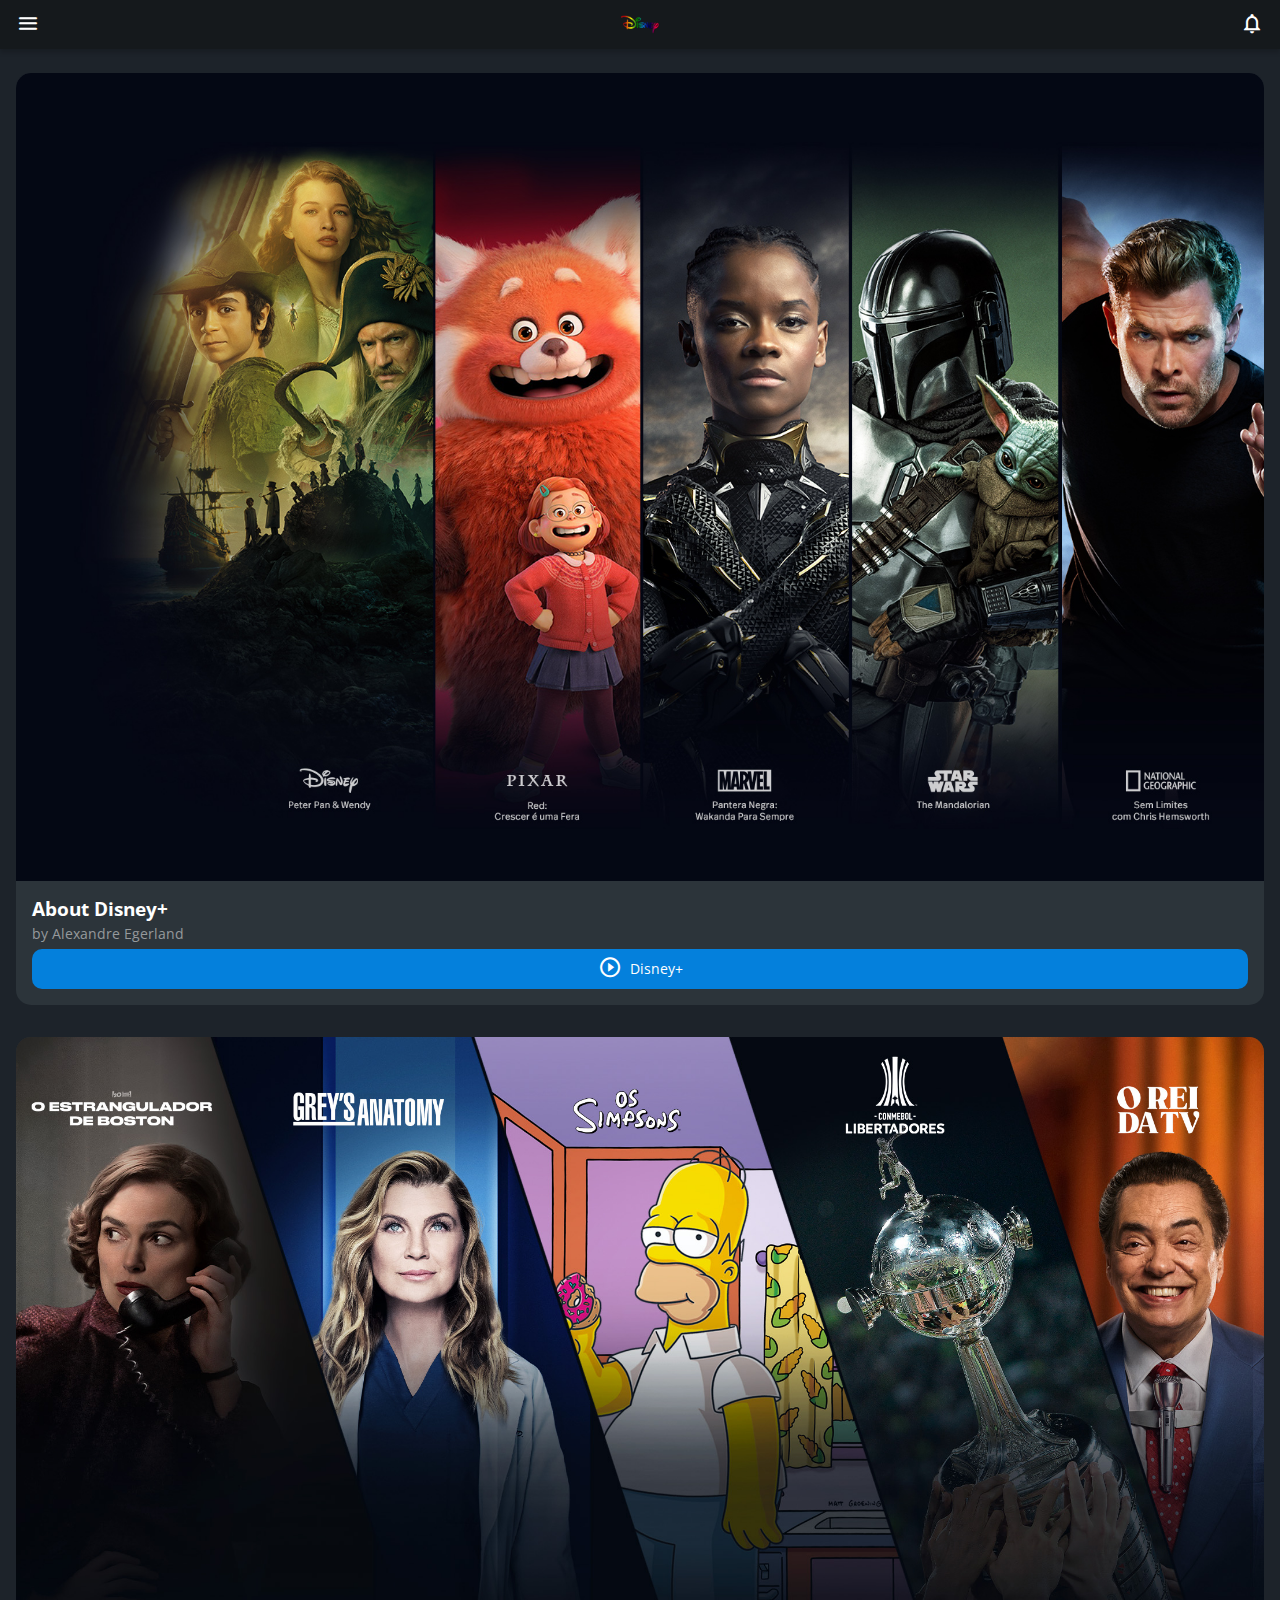
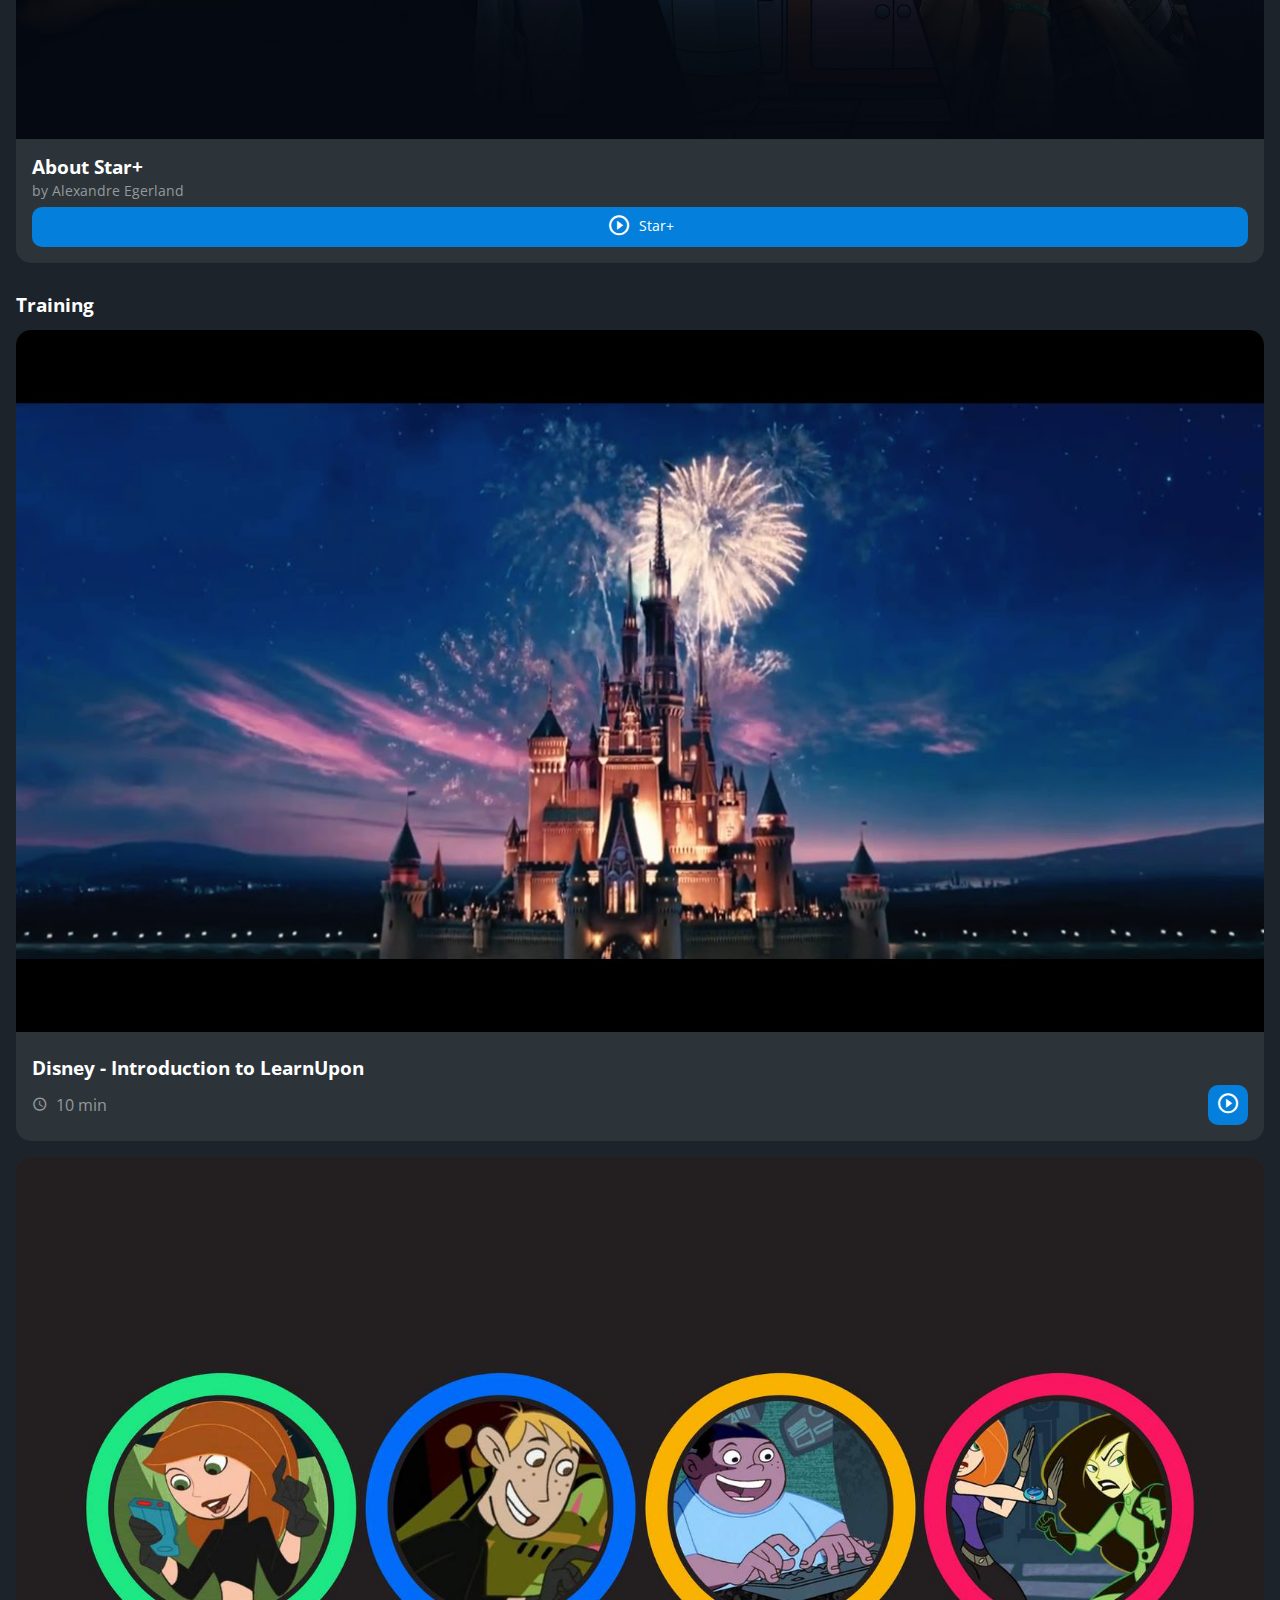
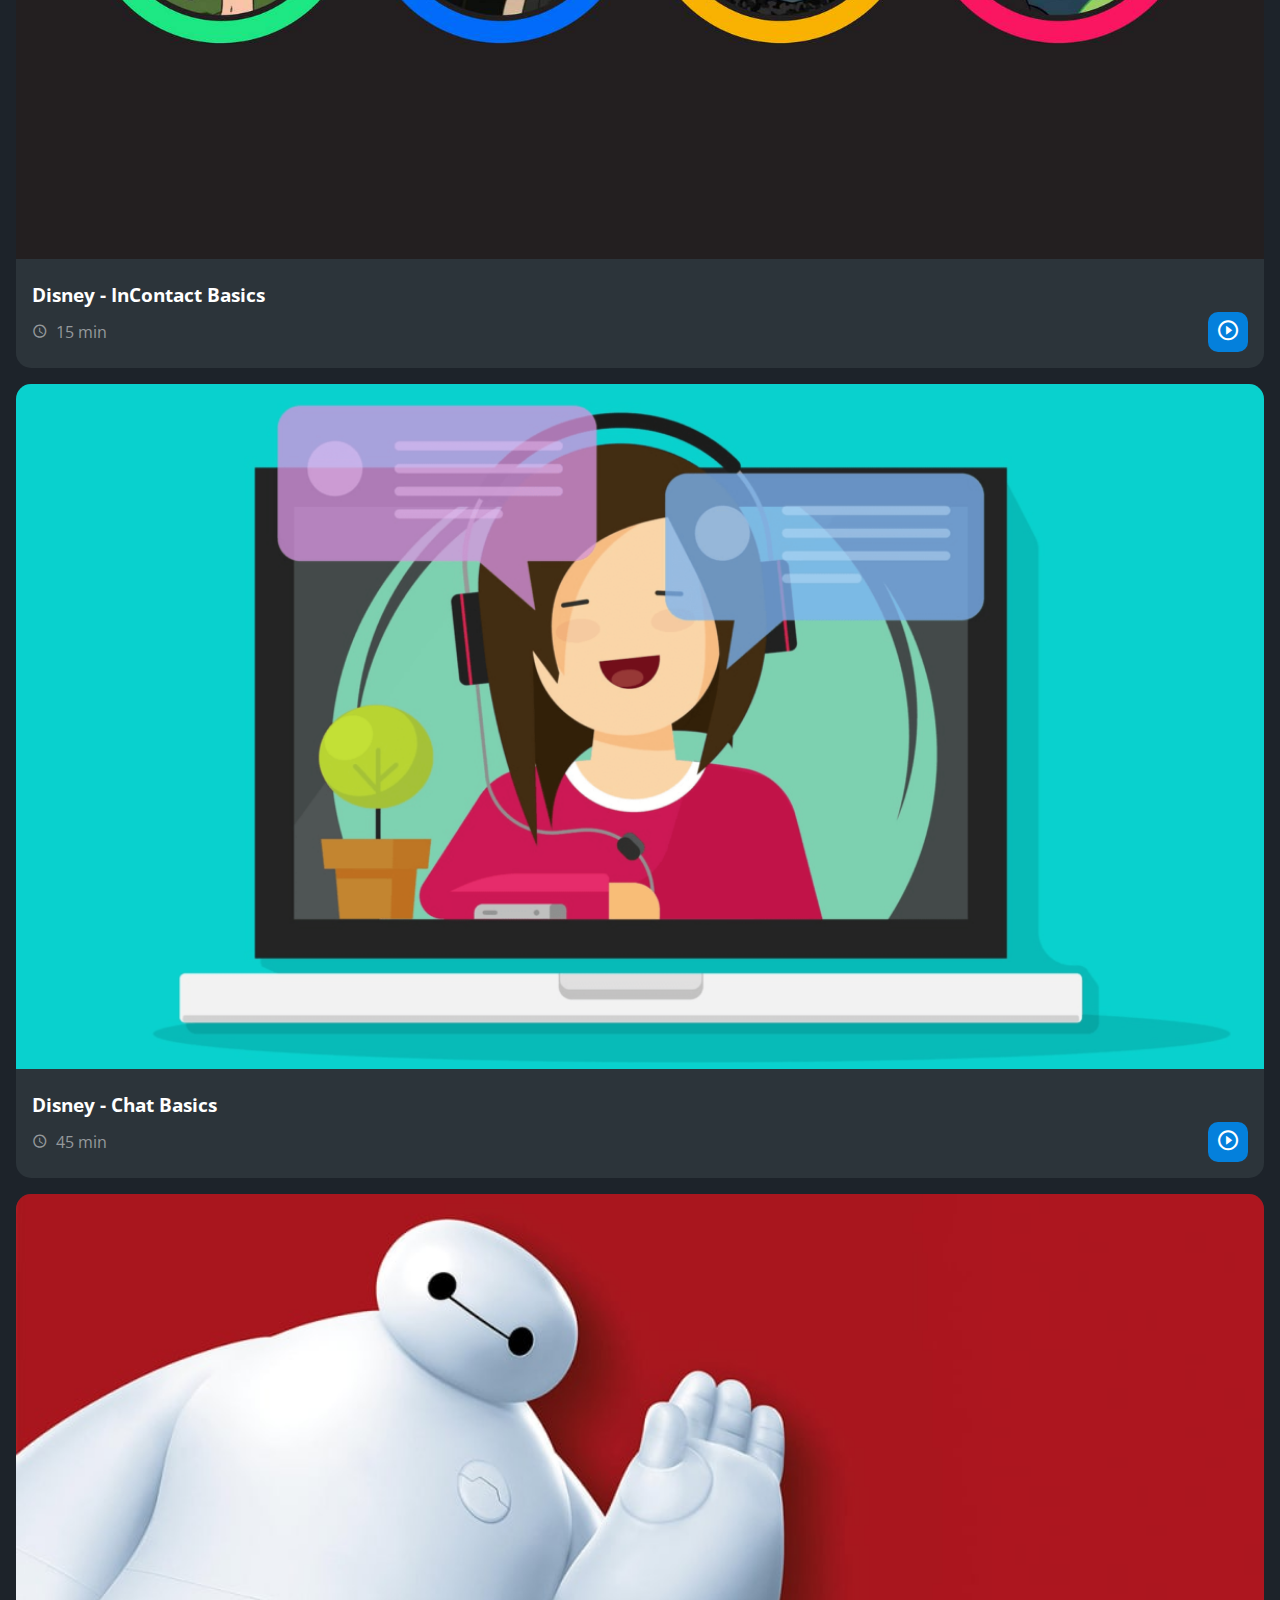
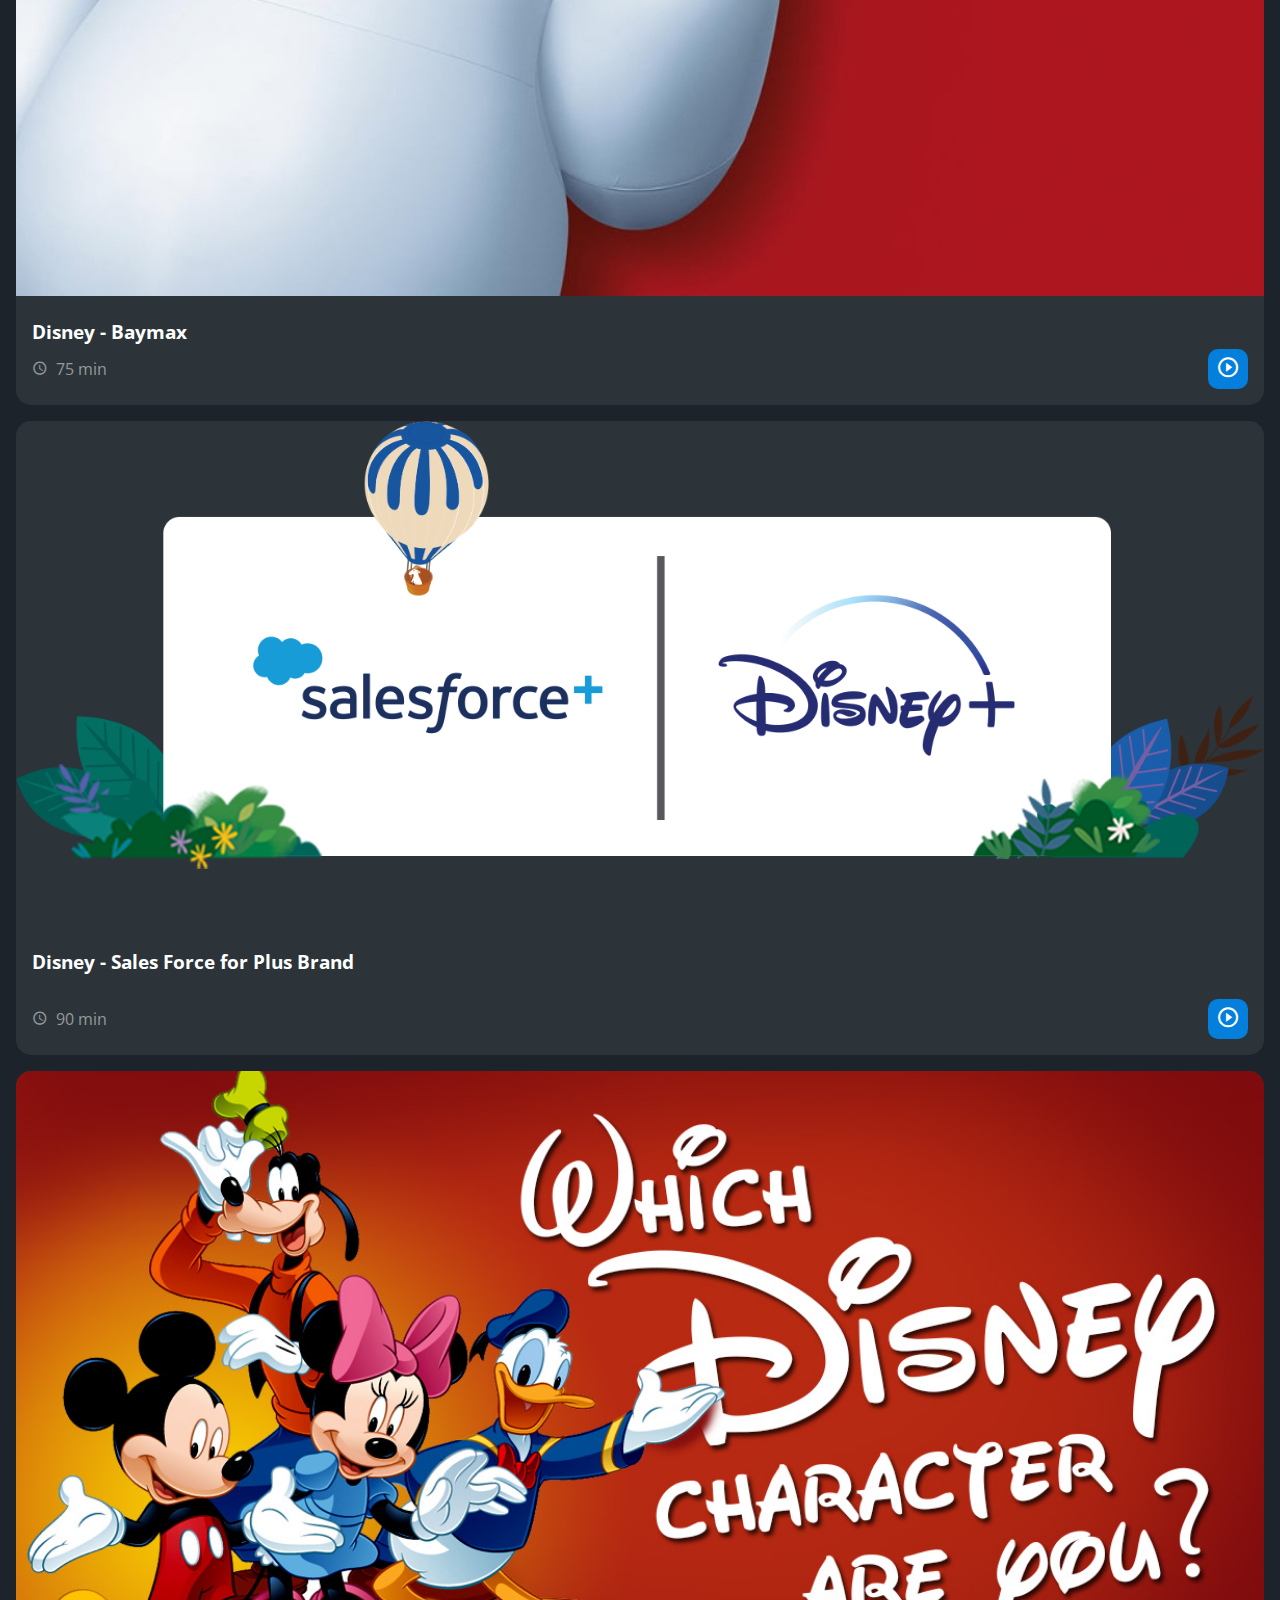
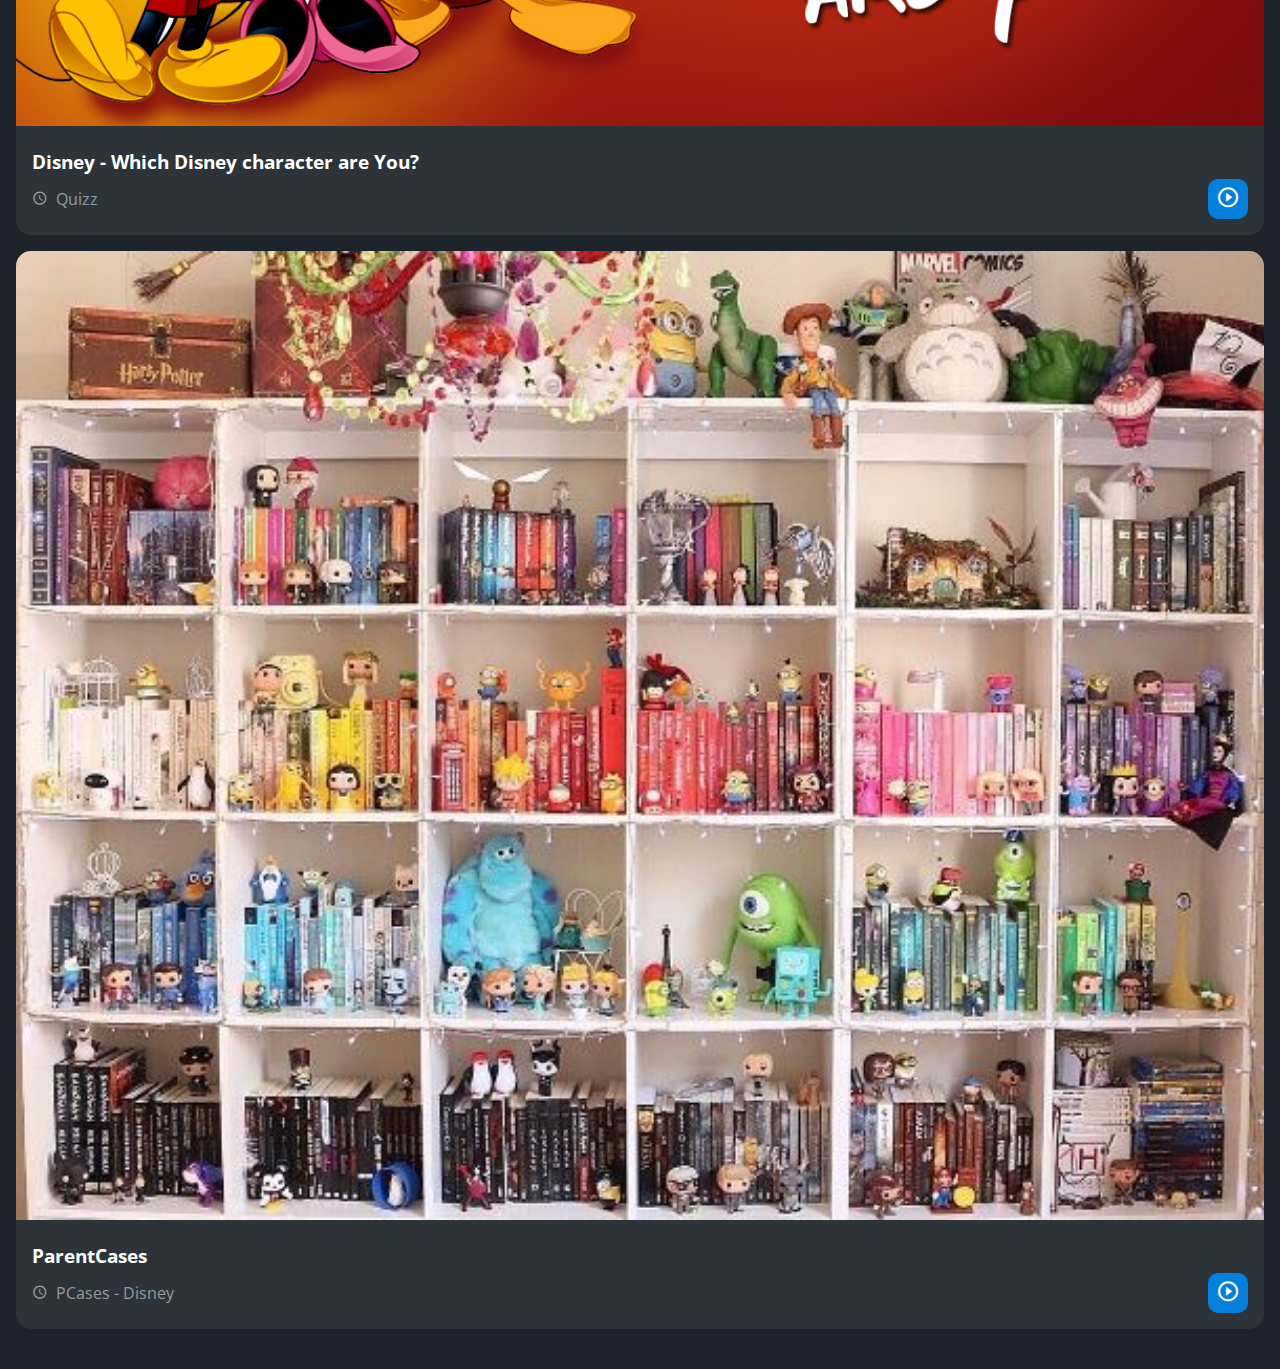
<file: index.html>
<!DOCTYPE html>
<html lang="pt-br">
<head>
    <meta charset="UTF-8">
    <meta http-equiv="X-UA-Compatible" content="IE=edge">
    <meta name="viewport" content="width=device-width, initial-scale=1.0">
    <title>Disney | Home</title>
    <link rel="preconnect" href="https://fonts.googleapis.com">
    <link rel="preconnect" href="https://fonts.gstatic.com" crossorigin>
    <link rel="stylesheet" href="https://fonts.googleapis.com/css2?family=Open+Sans:wght@400;600;700&display=swap">
    <link rel="stylesheet" href="assets/css/reset.css">
    <link rel="stylesheet" href="assets/css/estilos.css">
</head>
<body>
    <header class="cabecalho">
        <button class="cabecalho__menu" aria-label="Menu"><i></i></button>
        <img src="assets/img/disney-logo.png" alt="Logotipo da Disney" class="cabecalho__logo">
        <p class="cabecalho__perfil">Mickey Mouse</p>
        <button class="cabecalho__notificacao" aria-label="Notificação"><i></i></button>
    </header>
    <nav class="menu-lateral">
        <img src="assets/img/disney-logo.png" alt="Logotipo da HZC" class="menu-lateral__logo">
        <a href="index.html" class="menu-lateral__link menu-lateral__link--inicio menu-lateral__link--ativo">Home</a>
        <a href="https://www.youtube.com/user/disneysshows" class="menu-lateral__link menu-lateral__link--videos">YT Disney</a>
        <a href="https://www.youtube.com/@DisneyMusicVEVO/playlists" class="menu-lateral__link menu-lateral__link--music">Disney VEVO</a>
        <a href="https://www.bing.com/maps?q=disney+location&FORM=HDRSC6&cp=-23.609346%7E-46.696666&lvl=14.5" class="menu-lateral__link menu-lateral__link--picos">Address</a>
        <a href="https://radiodisney.com.br/podcasts" class="menu-lateral__link menu-lateral__link--integrantes">Radio & Podcast</a>
        <a href="presentation.html" class="menu-lateral__link menu-lateral__link--integrantes">Apresentação</a>
        <!-- <a href="#" class="menu-lateral__link menu-lateral__link--integrantes">Help</a>               -->
    </nav>
    <main class="principal">
        <article class="cartao cartao--destaque destaque-video">
            <img src="assets/img/disney+.png" alt="Banner do cartao" class="cartao__imagem cartao__imagem--mobile">
            <img src="assets/img/disney+.png" alt="Banner do cartao Disney+" class="cartao__imagem cartao__imagem--desktop">
            <div class="cartao__conteudo">
                <h3 class="cartao__titulo">About Disney+</h3>
                <p class="cartao__perfil">by Alexandre Egerland</p>
                <a href="https://www.disneyplus.com/home" class="cartao__botao cartao__botao--play cartao__botao--destaque">Disney+</a>
            </div>
        </article>
              <!-- <article class="cartao cartao--recentes videos-recentes">
            <h3 class="cartao__titulo">Vídeos recentes</h3>
            <a href="#" class="cartao__link">Ver todos</a>
            <ul class="cartao__lista">
                <li class="cartao__item">
                    <img src="assets/img/miniatura_1.png" alt="Thumbnail" class="cartao__item-thumbnail">
                    <h4 class="cartao__item-titulo">HZC - Love machine</h4>
                    <p class="cartao__item-perfil">Bruno Lopez</p>
                </li>
                <li class="cartao__item">
                    <img src="assets/img/miniatura_1.png" alt="Thumbnail" class="cartao__item-thumbnail">
                    <h4 class="cartao__item-titulo">HZC - Love machine</h4>
                    <p class="cartao__item-perfil">Bruno Lopez</p>
                </li>
                <li class="cartao__item">
                    <img src="assets/img/miniatura_1.png" alt="Thumbnail" class="cartao__item-thumbnail">
                    <h4 class="cartao__item-titulo">HZC - Love machine</h4>
                    <p class="cartao__item-perfil">Bruno Lopez</p>
                </li>
                <li class="cartao__item">
                    <img src="assets/img/miniatura_1.png" alt="Thumbnail" class="cartao__item-thumbnail">
                    <h4 class="cartao__item-titulo">HZC - Love machine</h4>
                    <p class="cartao__item-perfil">Bruno Lopez</p>
                </li>
                <li class="cartao__item">
                    <img src="assets/img/miniatura_1.png" alt="Thumbnail" class="cartao__item-thumbnail">
                    <h4 class="cartao__item-titulo">HZC - Love machine</h4>
                    <p class="cartao__item-perfil">Bruno Lopez</p>
                </li>
            </ul>
        </article> -->
        <!-- <section class="secao secao-videos">
            <h3 class="titulo-secao">Vídeos mais vistos</h3>
            <article class="cartao">
                <img src="assets/img/video_1.png" alt="Vídeo" class="cartao__imagem">
                <div class="cartao__conteudo">
                    <p class="cartao__perfil">Bruno Lopez</p>
                    <h3 class="cartao__titulo">HZC - Título</h3>
                    <p class="cartao__info cartao__info--tempo">33 minutos</p>
                    <button class="cartao__botao cartao__botao--play" aria-label="Assistir agora"></button>
                </div>
            </article>
            <article class="cartao">
                <img src="assets/img/video_1.png" alt="Vídeo" class="cartao__imagem">
                <div class="cartao__conteudo">
                    <p class="cartao__perfil">Bruno Lopez</p>
                    <h3 class="cartao__titulo">HZC - Título</h3>
                    <p class="cartao__info cartao__info--tempo">33 minutos</p>
                    <button class="cartao__botao cartao__botao--play" aria-label="Assistir agora"></button>
                </div>
            </article>
            <article class="cartao">
                <img src="assets/img/video_1.png" alt="Vídeo" class="cartao__imagem">
                <div class="cartao__conteudo">
                    <p class="cartao__perfil">Bruno Lopez</p>
                    <h3 class="cartao__titulo">HZC - Título</h3>
                    <p class="cartao__info cartao__info--tempo">33 minutos</p>
                    <button class="cartao__botao cartao__botao--play" aria-label="Assistir agora"></button>
                </div>
            </article>
            <article class="cartao">
                <img src="assets/img/video_1.png" alt="Vídeo" class="cartao__imagem">
                <div class="cartao__conteudo">
                    <p class="cartao__perfil">Bruno Lopez</p>
                    <h3 class="cartao__titulo">HZC - Título</h3>
                    <p class="cartao__info cartao__info--tempo">33 minutos</p>
                    <button class="cartao__botao cartao__botao--play" aria-label="Assistir agora"></button>
                </div>
            </article>
        </section> -->
        <!-- <article class="cartao cartao--recentes produtos-recentes">
            <h3 class="cartao__titulo">Vídeos recentes</h3>
            <a href="#" class="cartao__link">Ver todos</a>
            <ul class="cartao__lista">
                <li class="cartao__item">
                    <img src="assets/img/miniatura_1.png" alt="Thumbnail" class="cartao__item-thumbnail">
                    <h4 class="cartao__item-titulo">HZC - Love machine</h4>
                    <p class="cartao__item-perfil">Bruno Lopez</p>
                </li>
                <li class="cartao__item">
                    <img src="assets/img/miniatura_1.png" alt="Thumbnail" class="cartao__item-thumbnail">
                    <h4 class="cartao__item-titulo">HZC - Love machine</h4>
                    <p class="cartao__item-perfil">Bruno Lopez</p>
                </li>
                <li class="cartao__item">
                    <img src="assets/img/miniatura_1.png" alt="Thumbnail" class="cartao__item-thumbnail">
                    <h4 class="cartao__item-titulo">HZC - Love machine</h4>
                    <p class="cartao__item-perfil">Bruno Lopez</p>
                </li>
                <li class="cartao__item">
                    <img src="assets/img/miniatura_1.png" alt="Thumbnail" class="cartao__item-thumbnail">
                    <h4 class="cartao__item-titulo">HZC - Love machine</h4>
                    <p class="cartao__item-perfil">Bruno Lopez</p>
                </li>
                <li class="cartao__item">
                    <img src="assets/img/miniatura_1.png" alt="Thumbnail" class="cartao__item-thumbnail">
                    <h4 class="cartao__item-titulo">HZC - Love machine</h4>
                    <p class="cartao__item-perfil">Bruno Lopez</p>
                </li>
            </ul>
        </article> -->
        <article class="cartao cartao--destaque destaque-produtos">
            <img src="assets/img/starplus.jpeg" alt="Banner do cartao" class="cartao__imagem cartao__imagem--mobile">
            <img src="assets/img/starplus.jpeg" alt="Banner do cartao" class="cartao__imagem cartao__imagem--desktop">
            <div class="cartao__conteudo">
                <h3 class="cartao__titulo">About Star+</h3>
                <p class="cartao__perfil">by Alexandre Egerland</p>
                <a href="https://www.starplus.com/pt-br" class="cartao__botao cartao__botao--play cartao__botao--destaque">Star+</a>
            </div>
        </article>
        <section class="secao secao-produtos">
            <h3 class="titulo-secao">Training</h3>
            <article class="cartao">
                <img src="assets/img/disney-introduction.jpg" alt="Disney castle - training card" class="cartao__imagem">
                <div class="cartao__conteudo">
                    <p class="cartao__perfil"></p>
                    <h3 class="cartao__titulo">Disney - Introduction to LearnUpon</h3>
                    <p class="cartao__info cartao__info--tempo">10 min</p>
                    <a href="https://rise.articulate.com/share/noZLTmpiS8zbI5lkLETSAzolvw5OCRMY#/" class="cartao__botao cartao__botao--play" aria-label="Assistir agora"></a>
                </div>
            </article>
            <article class="cartao">
                <img src="assets/img/InContact.jpg" alt="Baymax training card" class="cartao__imagem">
                <div class="cartao__conteudo">
                    <p class="cartao__perfil"></p>
                    <h3 class="cartao__titulo">Disney - InContact Basics</h3>
                    <p class="cartao__info cartao__info--tempo">15 min</p>
                    <a href="https://rise.articulate.com/share/4MZf1wNf15B3RqCR-1L2rzThFxCGGuod#/" class="cartao__botao cartao__botao--play" aria-label="Assistir agora"></a>
                </div>
            </article>
            <article class="cartao">
                <img src="assets/img/chat.png" alt="Chat training card" class="cartao__imagem">
                <div class="cartao__conteudo">
                    <p class="cartao__perfil"></p>
                    <h3 class="cartao__titulo">Disney - Chat Basics</h3>
                    <p class="cartao__info cartao__info--tempo">45 min</p>
                    <a href="https://rise.articulate.com/share/mCwfYO7yR1dlhm-Kc_d8VphaVR0axxrm#/" class="cartao__botao cartao__botao--play" aria-label="Assistir agora"></a>
                </div>
            </article>
            <article class="cartao">
                <img src="assets/img/baymax.jpg" alt="Baymax training card" class="cartao__imagem">
                <div class="cartao__conteudo">
                    <p class="cartao__perfil"></p>
                    <h3 class="cartao__titulo">Disney - Baymax</h3>
                    <p class="cartao__info cartao__info--tempo">75 min</p>
                    <a href="https://rise.articulate.com/share/z0lvKX6YS7nGCYc9tGWEq6r3vB5soUNW#/" class="cartao__botao cartao__botao--play" aria-label="Assistir agora"></a>
                </div>
            </article>
            <article class="cartao">
                <img src="assets/img/disney-sales-force.png" alt="Baymax training card" class="cartao__imagem">
                <div class="cartao__conteudo">
                    <p class="cartao__perfil"></p>
                    <h3 class="cartao__titulo"><br><br><br>Disney - Sales Force for Plus Brand<br><br></h3>
                    <p class="cartao__info cartao__info--tempo">90 min</p>
                    <a href="https://rise.articulate.com/share/9fFoPZfipy4y-4cC5C60Md-y2dtjGPE9#/" class="cartao__botao cartao__botao--play" aria-label="Assistir agora"></a>
                </div>
            </article>
            <article class="cartao">
                <img src="assets/img/which_disney_character_are_you_featured_large.jpg" alt="Baymax training card" class="cartao__imagem">
                <div class="cartao__conteudo">
                    <p class="cartao__perfil"></p>
                    <h3 class="cartao__titulo">Disney - Which Disney character are You?</h3>
                    <p class="cartao__info cartao__info--tempo">Quizz</p>
                    <a href="https://www.buzzfeed.com/angelicaamartinez/disney-character-personality-quiz" class="cartao__botao cartao__botao--play" aria-label="Access Now"></a>
                </div>
            </article>
             <article class="cartao">
                <img src="assets/img/case.jpg" alt="ParentCase Card" class="cartao__imagem">
                <div class="cartao__conteudo">
                    <p class="cartao__perfil"></p>
                    <h3 class="cartao__titulo">ParentCases</h3>
                    <p class="cartao__info cartao__info--tempo">PCases - Disney</p>
                    <a href="https://airtable.com/shrtj01H2xGvwBJWR/tblMHhHsHFsg9QPmi" class="cartao__botao cartao__botao--play" aria-label="Access Now"></a>
                </div>
            </article>
        </section>
        <footer>
            
        </footer>
    </main>
    <script src="index.js"></script>
</body>
</html>
</file>
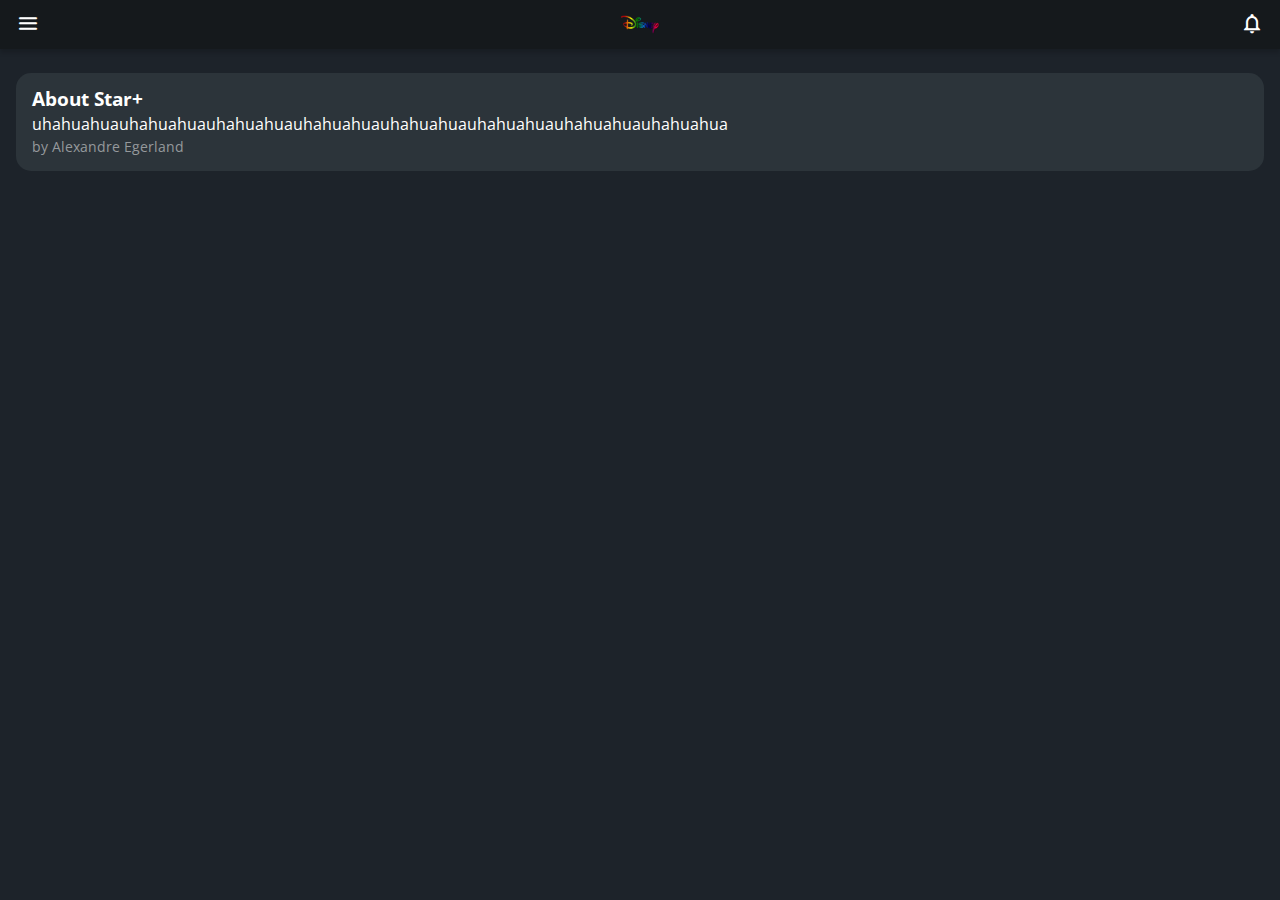
<file: disney-training.html>
<!DOCTYPE html>
<html lang="pt-br">
<head>
    <meta charset="UTF-8">
    <meta http-equiv="X-UA-Compatible" content="IE=edge">
    <meta name="viewport" content="width=device-width, initial-scale=1.0">
    <title>Disney | Home</title>
    <link rel="preconnect" href="https://fonts.googleapis.com">
    <link rel="preconnect" href="https://fonts.gstatic.com" crossorigin>
    <link rel="stylesheet" href="https://fonts.googleapis.com/css2?family=Open+Sans:wght@400;600;700&display=swap">
    <link rel="stylesheet" href="assets/css/reset.css">
    <link rel="stylesheet" href="assets/css/estilos.css">
</head>
<body>
    <header class="cabecalho">
        <button class="cabecalho__menu" aria-label="Menu"><i></i></button>
        <img src="assets/img/disney-logo.png" alt="Logotipo da Disney" class="cabecalho__logo">
        <p class="cabecalho__perfil">Mickey Mouse</p>
        <button class="cabecalho__notificacao" aria-label="Notificação"><i></i></button>
    </header>
    <nav class="menu-lateral">
        <img src="assets/img/disney-logo.png" alt="Logotipo da HZC" class="menu-lateral__logo">
        <a href="Disney.html" class="menu-lateral__link menu-lateral__link--inicio menu-lateral__link--ativo">Home</a>
        <a href="#" class="menu-lateral__link menu-lateral__link menu-lateral__link">F.A.Q. Verification</a>
        <a href="#" class="menu-lateral__link menu-lateral__link">Verification</a>
        <a href="#" class="menu-lateral__link menu-lateral__link">Technical Errors</a>
        <a href="#" class="menu-lateral__link menu-lateral__link">Address</a>
        <a href="#" class="menu-lateral__link menu-lateral__link">Radio & Podcast</a>
        <a href="#" class="menu-lateral__link menu-lateral__link">Help</a>              
    </nav>
    <main class="principal">
        <article class="cartao cartao--destaque destaque-produtos">
            <div class="cartao__conteudo">
                <h3 class="cartao__titulo">About Star+</h3>
                uhahuahuauhahuahuauhahuahuauhahuahuauhahuahuauhahuahuauhahuahuauhahuahua<br>
                <p class="cartao__perfil">by Alexandre Egerland</p>
            </div>
        </article>
    </main>
    <script src="index.js"></script>
</body>
<footer>
        
</footer>
</html>
</file>
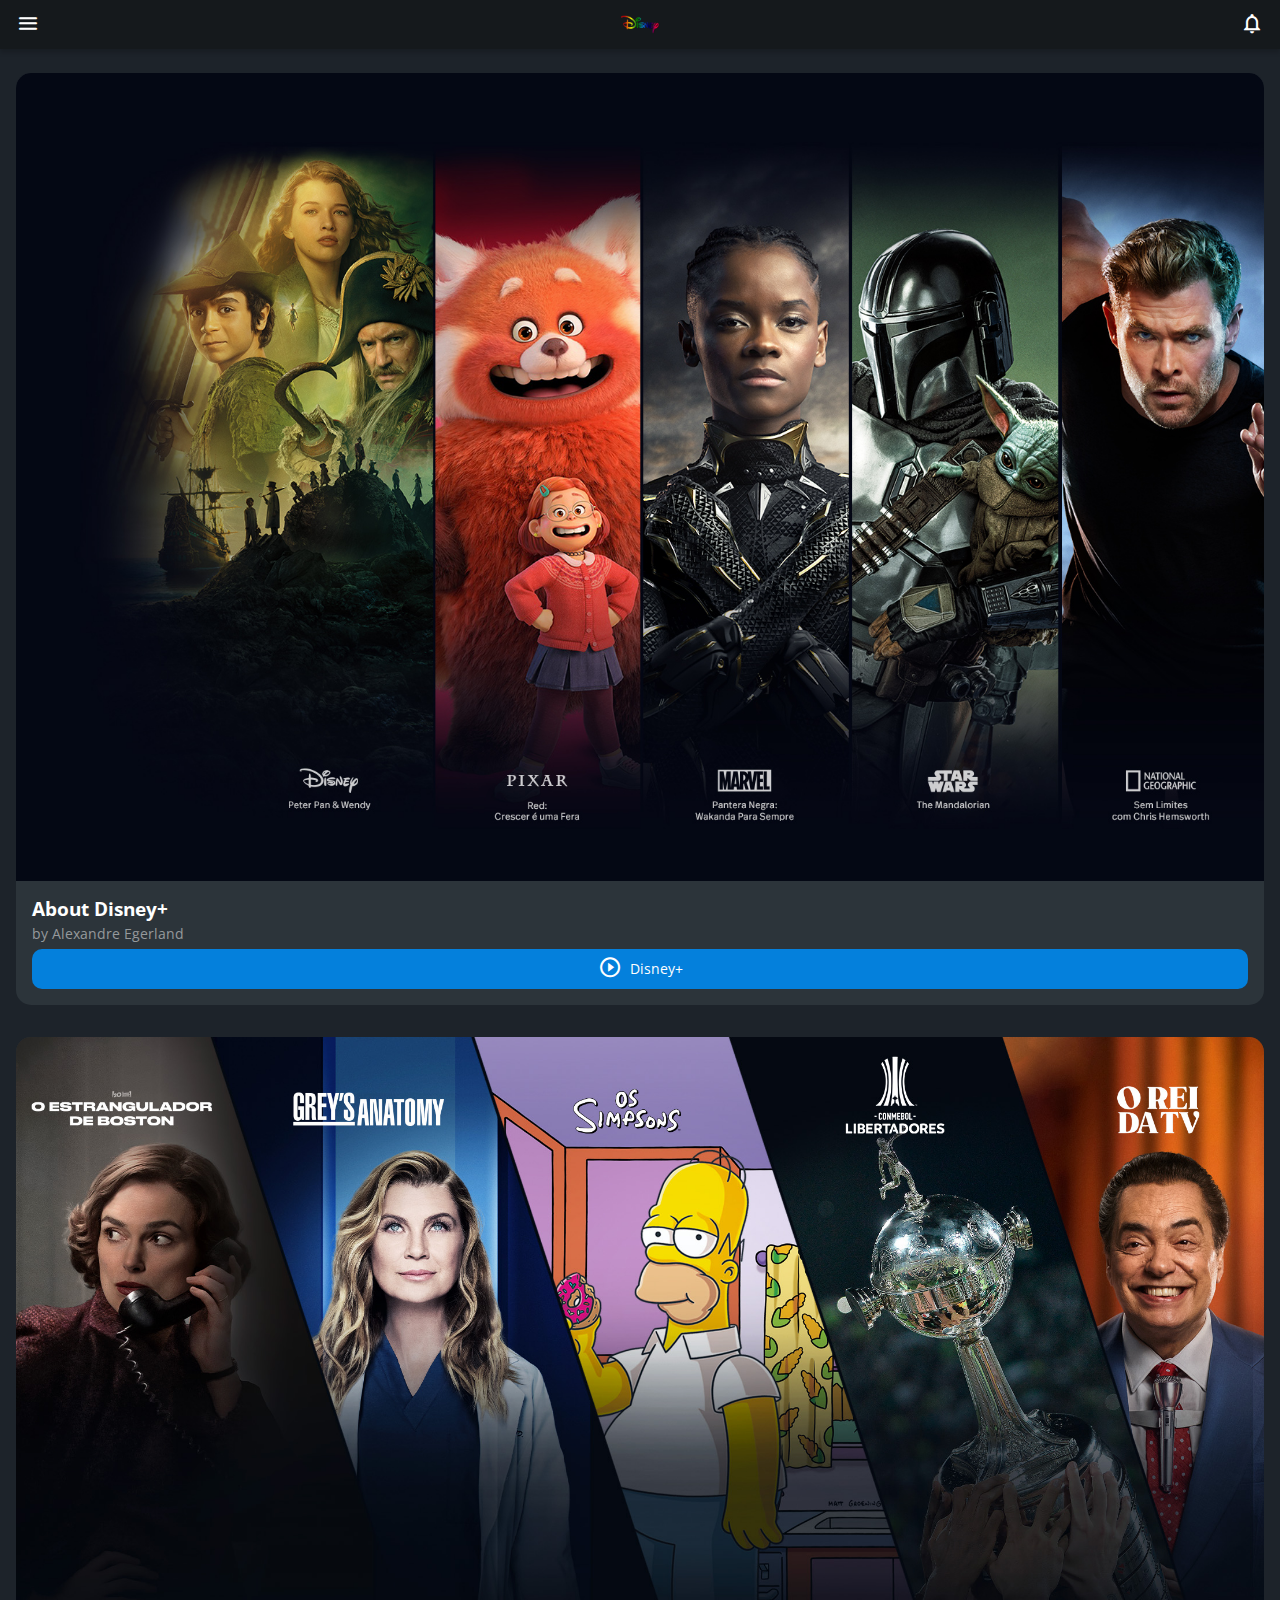
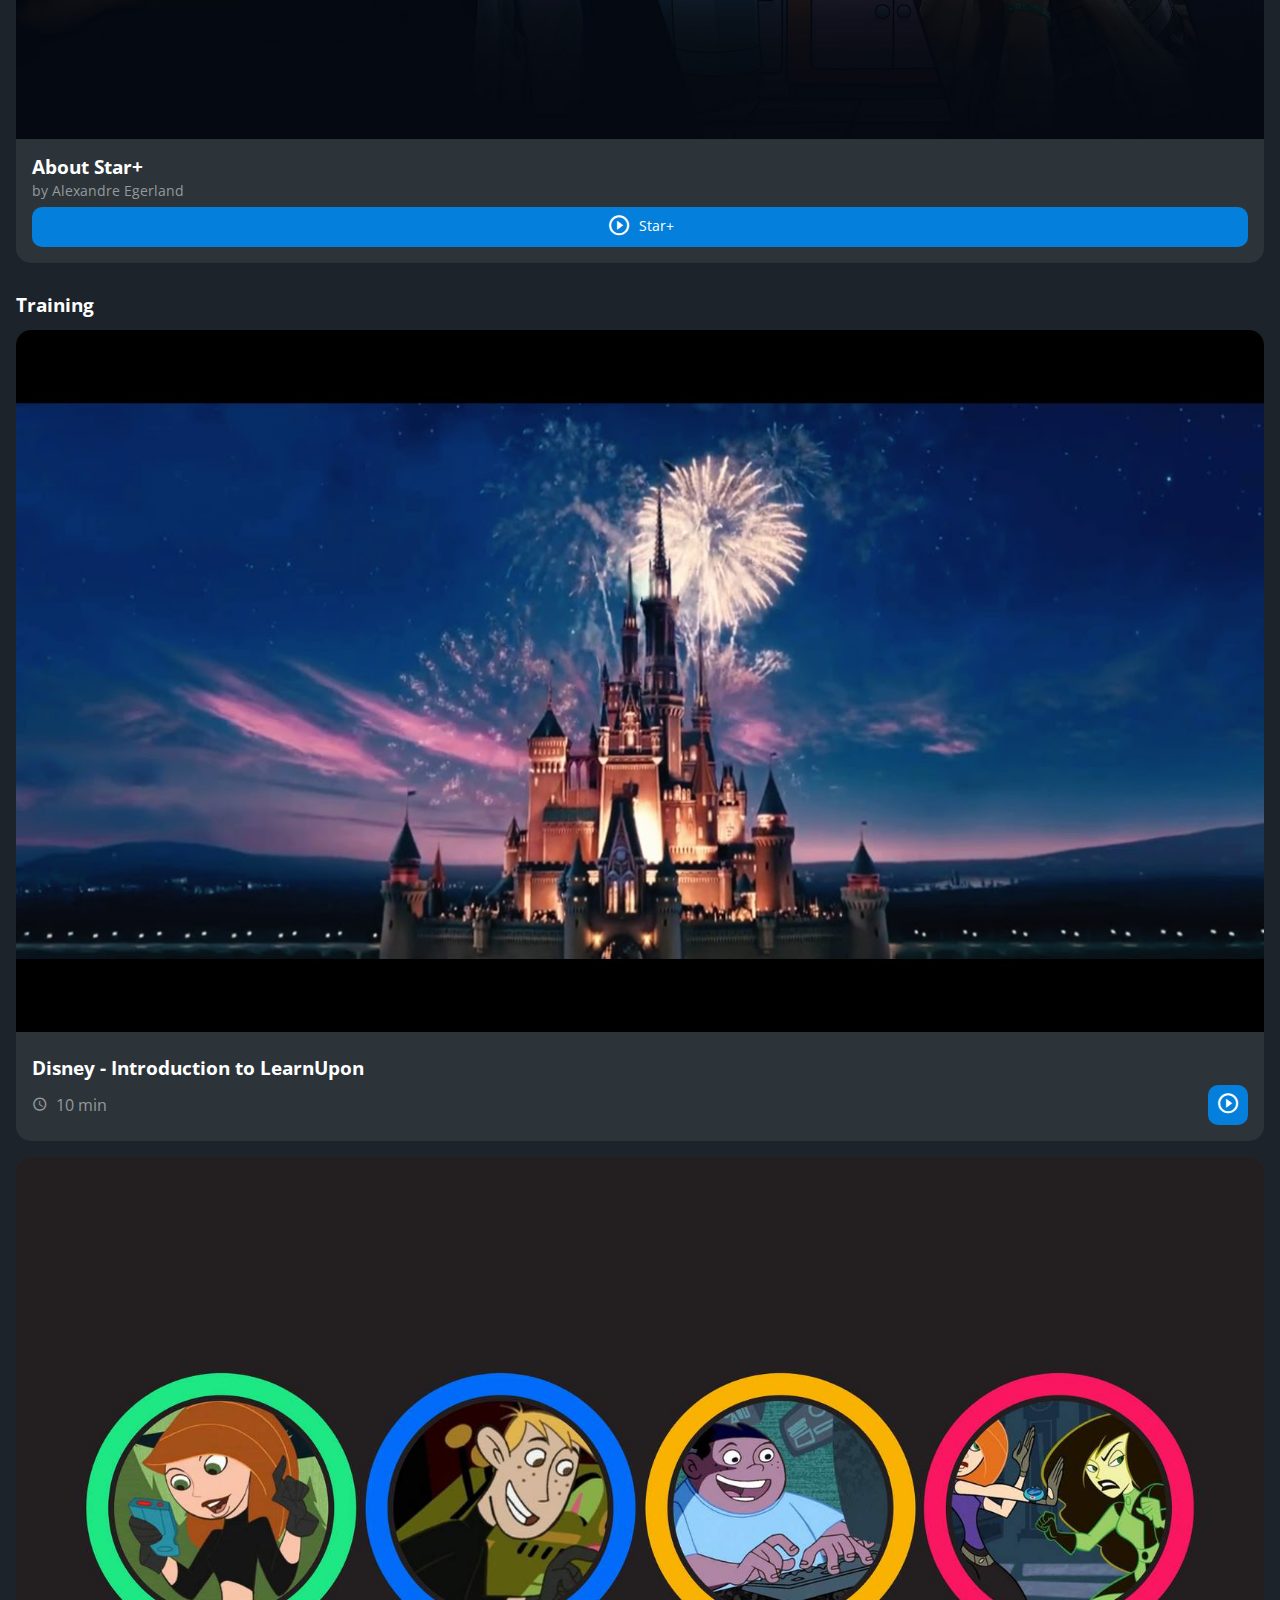
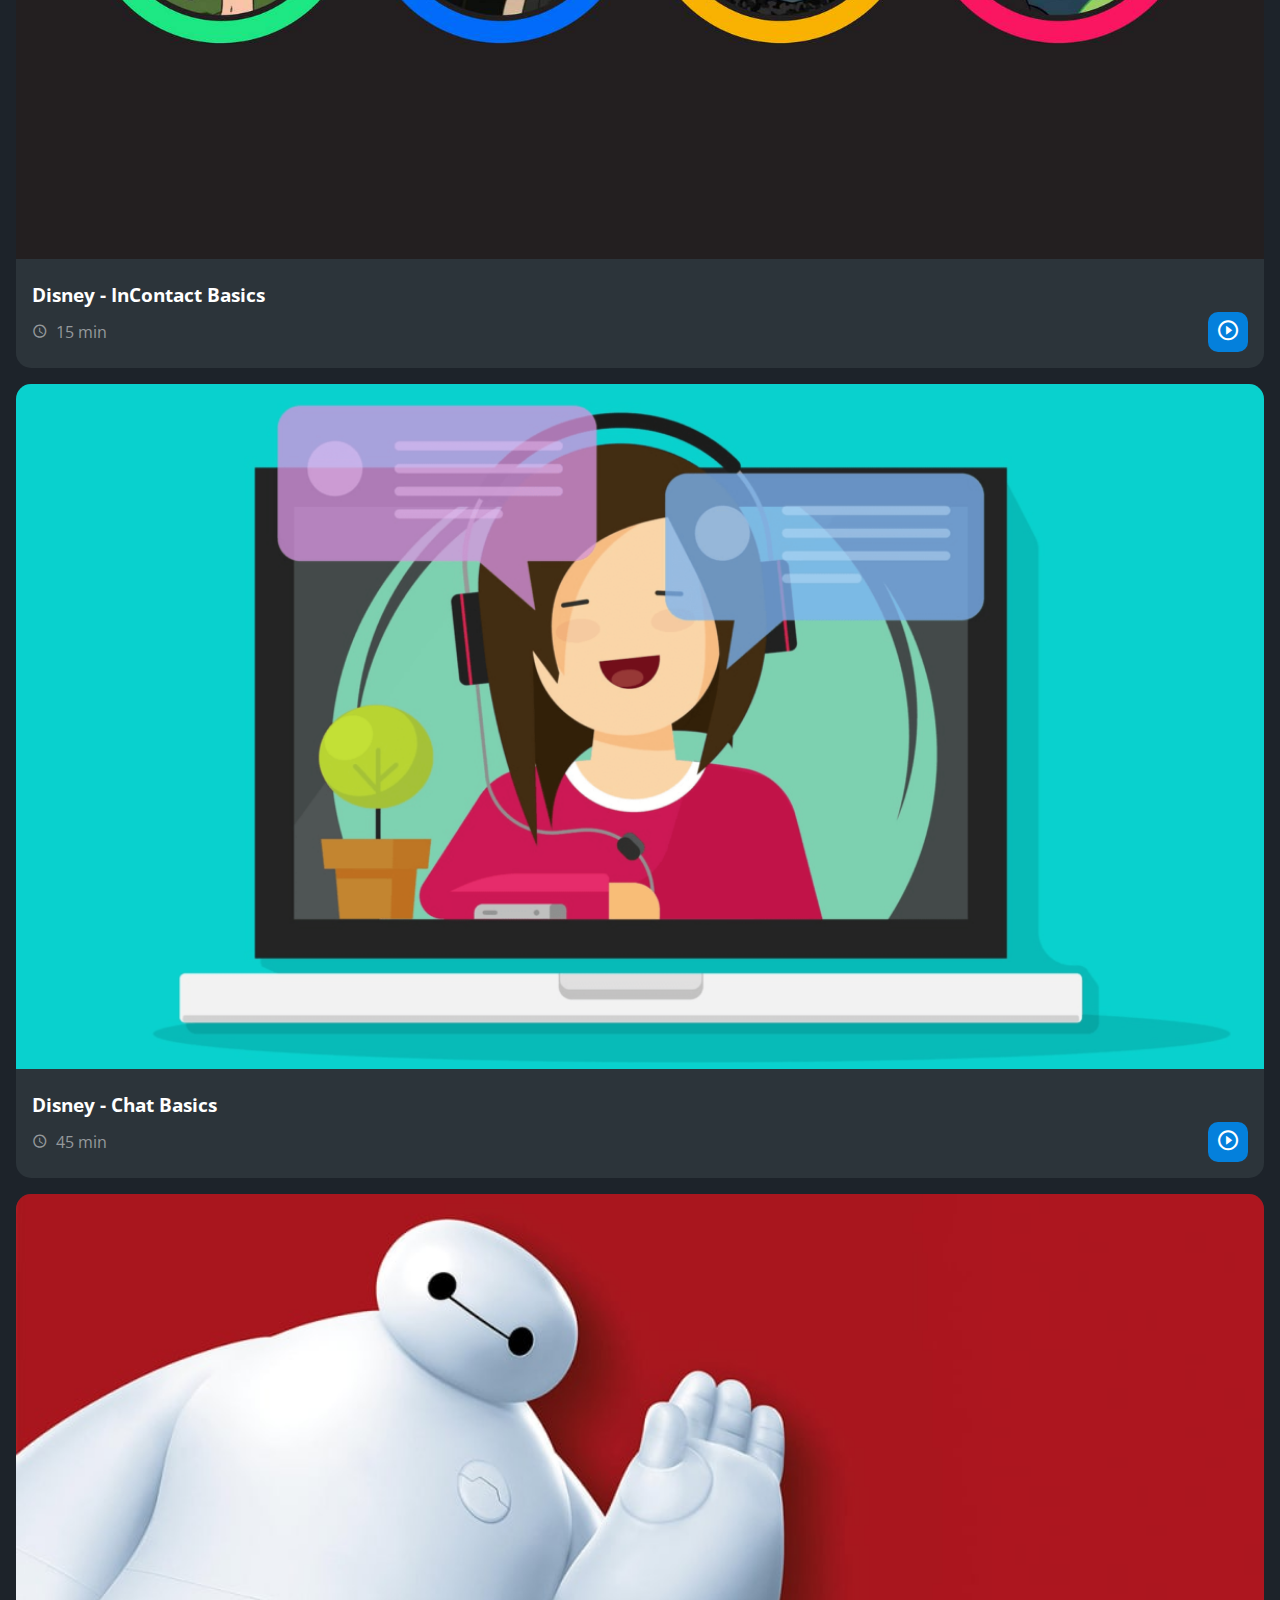
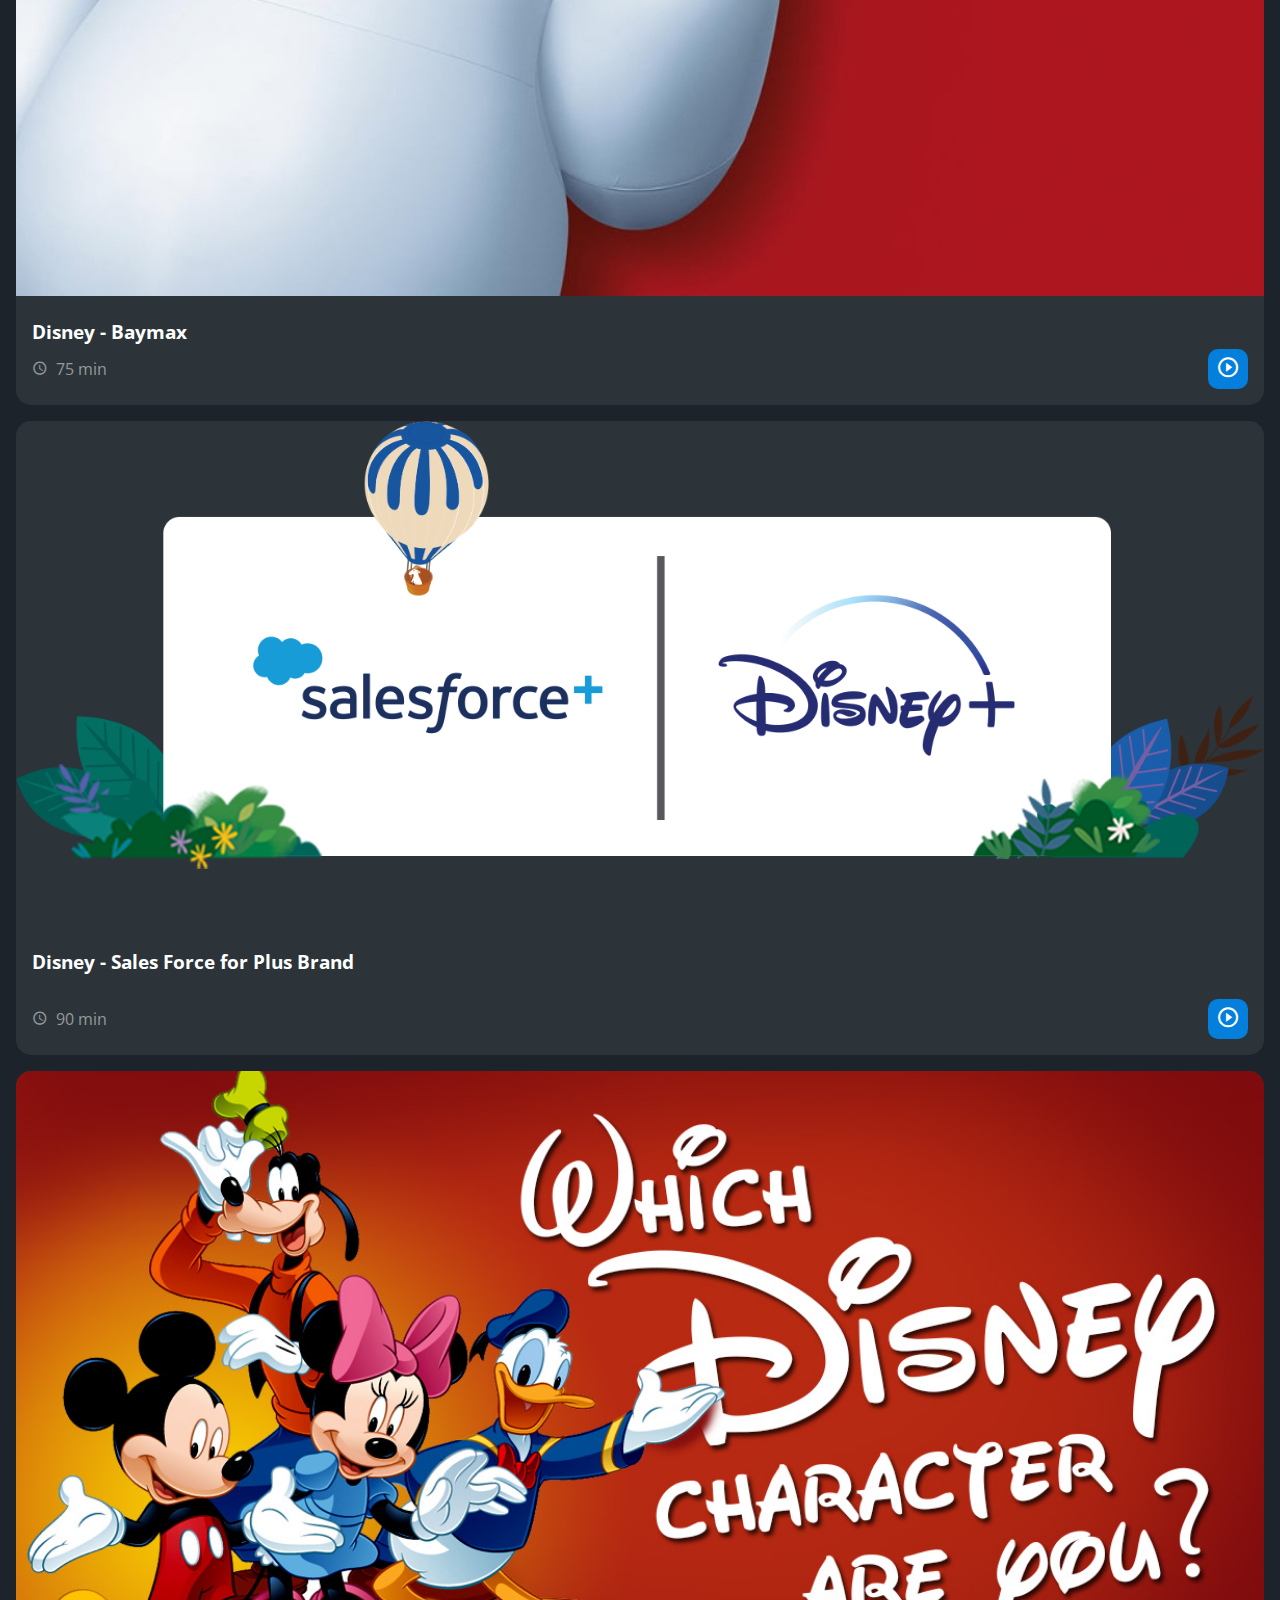
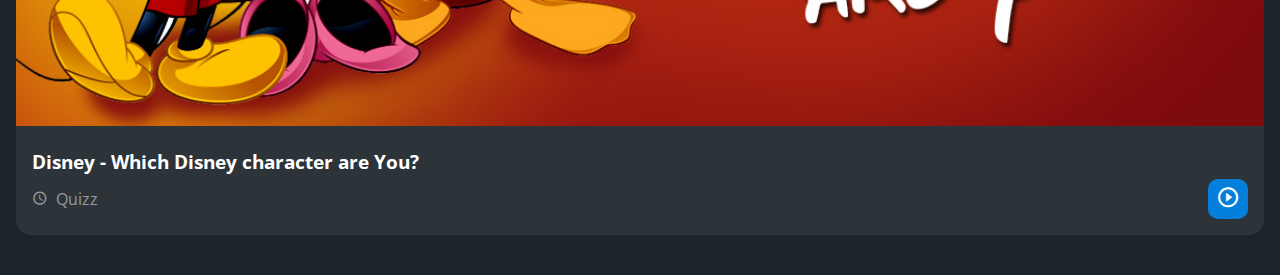
<file: Disney.html>
<!DOCTYPE html>
<html lang="pt-br">
<head>
    <meta charset="UTF-8">
    <meta http-equiv="X-UA-Compatible" content="IE=edge">
    <meta name="viewport" content="width=device-width, initial-scale=1.0">
    <title>Disney | Home</title>
    <link rel="preconnect" href="https://fonts.googleapis.com">
    <link rel="preconnect" href="https://fonts.gstatic.com" crossorigin>
    <link rel="stylesheet" href="https://fonts.googleapis.com/css2?family=Open+Sans:wght@400;600;700&display=swap">
    <link rel="stylesheet" href="assets/css/reset.css">
    <link rel="stylesheet" href="assets/css/estilos.css">
</head>
<body>
    <header class="cabecalho">
        <button class="cabecalho__menu" aria-label="Menu"><i></i></button>
        <img src="assets/img/disney-logo.png" alt="Logotipo da Disney" class="cabecalho__logo">
        <p class="cabecalho__perfil">Mickey Mouse</p>
        <button class="cabecalho__notificacao" aria-label="Notificação"><i></i></button>
    </header>
    <nav class="menu-lateral">
        <img src="assets/img/disney-logo.png" alt="Logotipo da HZC" class="menu-lateral__logo">
        <a href="Disney.html" class="menu-lateral__link menu-lateral__link--inicio menu-lateral__link--ativo">Home</a>
        <a href="https://www.youtube.com/user/disneysshows" class="menu-lateral__link menu-lateral__link--videos">YT Disney</a>
        <a href="https://www.youtube.com/@DisneyMusicVEVO/playlists" class="menu-lateral__link menu-lateral__link--music">Disney VEVO</a>
        <a href="https://www.bing.com/maps?q=disney+location&FORM=HDRSC6&cp=-23.609346%7E-46.696666&lvl=14.5" class="menu-lateral__link menu-lateral__link--picos">Address</a>
        <a href="https://radiodisney.com.br/podcasts" class="menu-lateral__link menu-lateral__link--integrantes">Radio & Podcast</a>
        <!-- <a href="#" class="menu-lateral__link menu-lateral__link--integrantes">Help</a>               -->
    </nav>
    <main class="principal">
        <article class="cartao cartao--destaque destaque-video">
            <img src="assets/img/disney+.png" alt="Banner do cartao" class="cartao__imagem cartao__imagem--mobile">
            <img src="assets/img/disney+.png" alt="Banner do cartao Disney+" class="cartao__imagem cartao__imagem--desktop">
            <div class="cartao__conteudo">
                <h3 class="cartao__titulo">About Disney+</h3>
                <p class="cartao__perfil">by Alexandre Egerland</p>
                <a href="https://www.disneyplus.com/home" class="cartao__botao cartao__botao--play cartao__botao--destaque">Disney+</a>
            </div>
        </article>
              <!-- <article class="cartao cartao--recentes videos-recentes">
            <h3 class="cartao__titulo">Vídeos recentes</h3>
            <a href="#" class="cartao__link">Ver todos</a>
            <ul class="cartao__lista">
                <li class="cartao__item">
                    <img src="assets/img/miniatura_1.png" alt="Thumbnail" class="cartao__item-thumbnail">
                    <h4 class="cartao__item-titulo">HZC - Love machine</h4>
                    <p class="cartao__item-perfil">Bruno Lopez</p>
                </li>
                <li class="cartao__item">
                    <img src="assets/img/miniatura_1.png" alt="Thumbnail" class="cartao__item-thumbnail">
                    <h4 class="cartao__item-titulo">HZC - Love machine</h4>
                    <p class="cartao__item-perfil">Bruno Lopez</p>
                </li>
                <li class="cartao__item">
                    <img src="assets/img/miniatura_1.png" alt="Thumbnail" class="cartao__item-thumbnail">
                    <h4 class="cartao__item-titulo">HZC - Love machine</h4>
                    <p class="cartao__item-perfil">Bruno Lopez</p>
                </li>
                <li class="cartao__item">
                    <img src="assets/img/miniatura_1.png" alt="Thumbnail" class="cartao__item-thumbnail">
                    <h4 class="cartao__item-titulo">HZC - Love machine</h4>
                    <p class="cartao__item-perfil">Bruno Lopez</p>
                </li>
                <li class="cartao__item">
                    <img src="assets/img/miniatura_1.png" alt="Thumbnail" class="cartao__item-thumbnail">
                    <h4 class="cartao__item-titulo">HZC - Love machine</h4>
                    <p class="cartao__item-perfil">Bruno Lopez</p>
                </li>
            </ul>
        </article> -->
        <!-- <section class="secao secao-videos">
            <h3 class="titulo-secao">Vídeos mais vistos</h3>
            <article class="cartao">
                <img src="assets/img/video_1.png" alt="Vídeo" class="cartao__imagem">
                <div class="cartao__conteudo">
                    <p class="cartao__perfil">Bruno Lopez</p>
                    <h3 class="cartao__titulo">HZC - Título</h3>
                    <p class="cartao__info cartao__info--tempo">33 minutos</p>
                    <button class="cartao__botao cartao__botao--play" aria-label="Assistir agora"></button>
                </div>
            </article>
            <article class="cartao">
                <img src="assets/img/video_1.png" alt="Vídeo" class="cartao__imagem">
                <div class="cartao__conteudo">
                    <p class="cartao__perfil">Bruno Lopez</p>
                    <h3 class="cartao__titulo">HZC - Título</h3>
                    <p class="cartao__info cartao__info--tempo">33 minutos</p>
                    <button class="cartao__botao cartao__botao--play" aria-label="Assistir agora"></button>
                </div>
            </article>
            <article class="cartao">
                <img src="assets/img/video_1.png" alt="Vídeo" class="cartao__imagem">
                <div class="cartao__conteudo">
                    <p class="cartao__perfil">Bruno Lopez</p>
                    <h3 class="cartao__titulo">HZC - Título</h3>
                    <p class="cartao__info cartao__info--tempo">33 minutos</p>
                    <button class="cartao__botao cartao__botao--play" aria-label="Assistir agora"></button>
                </div>
            </article>
            <article class="cartao">
                <img src="assets/img/video_1.png" alt="Vídeo" class="cartao__imagem">
                <div class="cartao__conteudo">
                    <p class="cartao__perfil">Bruno Lopez</p>
                    <h3 class="cartao__titulo">HZC - Título</h3>
                    <p class="cartao__info cartao__info--tempo">33 minutos</p>
                    <button class="cartao__botao cartao__botao--play" aria-label="Assistir agora"></button>
                </div>
            </article>
        </section> -->
        <!-- <article class="cartao cartao--recentes produtos-recentes">
            <h3 class="cartao__titulo">Vídeos recentes</h3>
            <a href="#" class="cartao__link">Ver todos</a>
            <ul class="cartao__lista">
                <li class="cartao__item">
                    <img src="assets/img/miniatura_1.png" alt="Thumbnail" class="cartao__item-thumbnail">
                    <h4 class="cartao__item-titulo">HZC - Love machine</h4>
                    <p class="cartao__item-perfil">Bruno Lopez</p>
                </li>
                <li class="cartao__item">
                    <img src="assets/img/miniatura_1.png" alt="Thumbnail" class="cartao__item-thumbnail">
                    <h4 class="cartao__item-titulo">HZC - Love machine</h4>
                    <p class="cartao__item-perfil">Bruno Lopez</p>
                </li>
                <li class="cartao__item">
                    <img src="assets/img/miniatura_1.png" alt="Thumbnail" class="cartao__item-thumbnail">
                    <h4 class="cartao__item-titulo">HZC - Love machine</h4>
                    <p class="cartao__item-perfil">Bruno Lopez</p>
                </li>
                <li class="cartao__item">
                    <img src="assets/img/miniatura_1.png" alt="Thumbnail" class="cartao__item-thumbnail">
                    <h4 class="cartao__item-titulo">HZC - Love machine</h4>
                    <p class="cartao__item-perfil">Bruno Lopez</p>
                </li>
                <li class="cartao__item">
                    <img src="assets/img/miniatura_1.png" alt="Thumbnail" class="cartao__item-thumbnail">
                    <h4 class="cartao__item-titulo">HZC - Love machine</h4>
                    <p class="cartao__item-perfil">Bruno Lopez</p>
                </li>
            </ul>
        </article> -->
        <article class="cartao cartao--destaque destaque-produtos">
            <img src="assets/img/starplus.jpeg" alt="Banner do cartao" class="cartao__imagem cartao__imagem--mobile">
            <img src="assets/img/starplus.jpeg" alt="Banner do cartao" class="cartao__imagem cartao__imagem--desktop">
            <div class="cartao__conteudo">
                <h3 class="cartao__titulo">About Star+</h3>
                <p class="cartao__perfil">by Alexandre Egerland</p>
                <a href="https://www.starplus.com/pt-br" class="cartao__botao cartao__botao--play cartao__botao--destaque">Star+</a>
            </div>
        </article>
        <section class="secao secao-produtos">
            <h3 class="titulo-secao">Training</h3>
            <article class="cartao">
                <img src="assets/img/disney-introduction.jpg" alt="Disney castle - training card" class="cartao__imagem">
                <div class="cartao__conteudo">
                    <p class="cartao__perfil"></p>
                    <h3 class="cartao__titulo">Disney - Introduction to LearnUpon</h3>
                    <p class="cartao__info cartao__info--tempo">10 min</p>
                    <a href="https://rise.articulate.com/share/noZLTmpiS8zbI5lkLETSAzolvw5OCRMY#/" class="cartao__botao cartao__botao--play" aria-label="Assistir agora"></a>
                </div>
            </article>
            <article class="cartao">
                <img src="assets/img/InContact.jpg" alt="Baymax training card" class="cartao__imagem">
                <div class="cartao__conteudo">
                    <p class="cartao__perfil"></p>
                    <h3 class="cartao__titulo">Disney - InContact Basics</h3>
                    <p class="cartao__info cartao__info--tempo">15 min</p>
                    <a href="https://rise.articulate.com/share/4MZf1wNf15B3RqCR-1L2rzThFxCGGuod#/" class="cartao__botao cartao__botao--play" aria-label="Assistir agora"></a>
                </div>
            </article>
            <article class="cartao">
                <img src="assets/img/chat.png" alt="Chat training card" class="cartao__imagem">
                <div class="cartao__conteudo">
                    <p class="cartao__perfil"></p>
                    <h3 class="cartao__titulo">Disney - Chat Basics</h3>
                    <p class="cartao__info cartao__info--tempo">45 min</p>
                    <a href="https://rise.articulate.com/share/mCwfYO7yR1dlhm-Kc_d8VphaVR0axxrm#/" class="cartao__botao cartao__botao--play" aria-label="Assistir agora"></a>
                </div>
            </article>
            <article class="cartao">
                <img src="assets/img/baymax.jpg" alt="Baymax training card" class="cartao__imagem">
                <div class="cartao__conteudo">
                    <p class="cartao__perfil"></p>
                    <h3 class="cartao__titulo">Disney - Baymax</h3>
                    <p class="cartao__info cartao__info--tempo">75 min</p>
                    <a href="https://rise.articulate.com/share/z0lvKX6YS7nGCYc9tGWEq6r3vB5soUNW#/" class="cartao__botao cartao__botao--play" aria-label="Assistir agora"></a>
                </div>
            </article>
            <article class="cartao">
                <img src="assets/img/disney-sales-force.png" alt="Baymax training card" class="cartao__imagem">
                <div class="cartao__conteudo">
                    <p class="cartao__perfil"></p>
                    <h3 class="cartao__titulo"><br><br><br>Disney - Sales Force for Plus Brand<br><br></h3>
                    <p class="cartao__info cartao__info--tempo">90 min</p>
                    <a href="https://rise.articulate.com/share/9fFoPZfipy4y-4cC5C60Md-y2dtjGPE9#/" class="cartao__botao cartao__botao--play" aria-label="Assistir agora"></a>
                </div>
            </article>
            <article class="cartao">
                <img src="assets/img/which_disney_character_are_you_featured_large.jpg" alt="Baymax training card" class="cartao__imagem">
                <div class="cartao__conteudo">
                    <p class="cartao__perfil"></p>
                    <h3 class="cartao__titulo">Disney - Which Disney character are You?</h3>
                    <p class="cartao__info cartao__info--tempo">Quizz</p>
                    <a href="https://www.buzzfeed.com/angelicaamartinez/disney-character-personality-quiz" class="cartao__botao cartao__botao--play" aria-label="Access Now"></a>
                </div>
            </article>
        </section>
        <footer>
            
        </footer>
    </main>
    <script src="index.js"></script>
</body>
</html>
</file>
<file: assets/css/estilos.css>
@font-face {
    font-family: 'icones';
    src: url(../font/icones.ttf);
}

body {
    background-color: #1D232A;
    font-family: 'Open Sans', 'icones', sans-serif;
    color: #FFFFFF;
}

@media screen and (min-width: 1440px) {
    body {
        display: grid;
        grid-template-columns: auto 1fr;
    }
}

.cabecalho {
    display: flex;
    justify-content: space-between;
    align-items: center;
    background-color: #15191C;
    padding: 8px 16px;
    box-shadow: 0px 4px 4px rgba(0, 0, 0, 0.16);
}

.cabecalho__menu i::before {
    content: "\e904";
    font-size: 24px;
}

.cabecalho__notificacao i::before {
    content: "\e906";
    font-size: 24px;
}

.cabecalho__logo {
    width: 40px;
}

.cabecalho__perfil {
    display: none;
}

@media screen and (min-width: 1440px) {
    .cabecalho {
        background-color: #1D232A;
        display: grid;
        column-gap: 32px;
        grid-template-columns: 1fr auto;
        padding: 16px 60px;
        height: 80px;
        box-sizing: border-box;
        grid-column: 2;
    }

    .cabecalho__menu {
        display: none;
    }

    .cabecalho__logo {
        display: none;
    }

    .cabecalho__perfil {
        display: grid;
        grid-template-columns: repeat(3, auto);
        column-gap: 8px;
        align-items: center;
        justify-self: flex-end;
        color: #95999C;
        padding: 8px 32px;
        border-right: 1px solid #95999C;
    }

    .cabecalho__perfil::before {
        content: "";
        display: block;
        width: 32px;
        height: 32px;
        background-image: url(../img/mickey-avatar.png);
        background-size: contain;
        background-repeat: no-repeat;
        background-position: center;
    }

    /* .cabecalho__perfil::after {
        content: "\e90d";
        color: #FFFFFF;
        font-size: 1.5rem;
    } */
}

.menu-lateral {
    display: flex;
    flex-direction: column;
    background-color: #15191C;
    width: 75vw;
    height: 100vh;

    position: absolute;
    left: -100vw;
    transition: .25s;
}

.menu-lateral--ativo {
    left: 0;
    transition: .25s;
}

.menu-lateral__logo {
    width: 118px;
    align-self: center;
    padding: 16px;
}

.menu-lateral__link {
    height: 64px;
    color: #95999C;
    padding-left: 64px;
    display: flex;
    align-items: center;
}

.menu-lateral__link--ativo {
    color: #FFFFFF;
    padding-left: 56px;
    border-left: 8px solid #FFFFFF;
}

.menu-lateral__link::before {
    content: "\e900";
    width: 24px;
    height: 24px;
    font-size: 24px;
    position: absolute;
    left: 24px;
}

.menu-lateral__link--inicio::before {
    content: "\e902";
}

.menu-lateral__link--videos::before {
    content: "\e90e";
}

.menu-lateral__link--picos::before {
    content: "\e909";
}

.menu-lateral__link--integrantes::before {
    content: "\e903";
}

.menu-lateral__link--camisas::before {
    content: "\e900";
}

.menu-lateral__link--pinturas::before {
    content: "\e90a";
}

.menu-lateral__link--music::before {
    content: "\e90e";
}

@media screen and (min-width: 1440px) {
    .menu-lateral {
        position: static;
        width: 200px;
        grid-column: 1;
        grid-row: 1 / span 2;
    }
}

.principal {
    padding: 24px 16px;
    display: grid;
    gap: 16px;
}

.titulo-pagina {
    font-size: 1.5rem;
    font-weight: 700;
}

.titulo-secao {
    font-size: 1.2rem;
    font-weight: 700;
}

@media screen and (min-width: 1440px) {
    .principal {
        display: grid;
        grid-template-columns: auto 1fr auto;
        grid-template-areas: 
            "titulo-pagina titulo-pagina titulo-pagina"
            "destaque-video destaque-video videos-recentes"
            "secao-videos secao-videos secao-videos"
            "produtos-recentes destaque-produtos destaque-produtos"
            "secao-produtos secao-produtos secao-produtos"       
        ;
        column-gap: 32px;
        padding: 16px 60px;
        grid-column: 2;
    }

    .titulo-secao {
        grid-column: span 4;
    }
}

.cartao {
    width: 100%;
    border-radius: 15px;
    overflow: hidden;
    background-color: #2C343A;
}

.cartao__imagem--desktop {
    display: none;
}

.cartao--destaque {
    margin-bottom: 16px;
}

.cartao__conteudo {
    padding: 16px;
    display: grid;
    grid-template-columns: auto 1fr;
    gap: 8px;
}

.cartao__destaque {
    grid-column: span 2;
}

.cartao__titulo {
    font-size: 1.2rem;
    font-weight: 700;
    grid-column: span 2;
}

.cartao__perfil {
    color: #95999C;
    font-size: 0.9rem;
    grid-column: span 2;
}

.cartao__info {
    display: flex;
    align-items: center;
    color: #95999C;
}

.cartao__info--tempo::before {
    content: "\e90c";
    margin-right: 8px;    
}

.cartao__info--visualizacao::before {
    content: "\e90f";
    margin-right: 8px;    
}

.cartao__botao {
    display: flex;
    justify-content: center;
    align-items: center;
    background-color: #0480DC;
    width: 40px;
    height: 40px;
    border-radius: 10px;
    font-size: 0.9rem;
    justify-self: flex-end;
}

.cartao__botao--play::before {
    content: "\e90b";
    font-size: 24px;
}

.cartao__botao--destaque {
    width: 100%;
    grid-column: span 2;
}

.cartao__botao--destaque::before {
    margin-right: 8px;
}

.cartao--recentes {
    display: none;
}

@media screen and (min-width: 1440px) {
    .cartao--destaque {
        margin-bottom: 0;
    }

    .cartao__imagem--mobile {
        display: none;
    }

    .cartao__imagem--desktop {
        display: block;
    }

    .cartao__botao--destaque {
        grid-column: auto;
        padding: 4px 7px;
    }

    .cartao--recentes {
        display: grid;
        grid-template-columns: auto auto;
        align-items: center;
        row-gap: 24px;
        width: 256px;
        padding: 16px;
        box-sizing: border-box;
        align-self: flex-start;
    }

    .cartao--recentes .cartao__titulo {
        grid-column: auto;
    }

    .cartao__link {
        font-size: 0.8rem;
        font-weight: 600;
        color: #0480DC;
        justify-self: flex-end;
    }
    
    .cartao__lista {
        display: grid;
        row-gap: 16px;
        grid-column: span 2;
    }

    .cartao__item {
        display: grid;
        grid-template-columns: auto 1fr;
        gap: 8px;
    }

    .cartao__item-thumbnail {
        width: 32px;
        grid-row: span 2;
    }

    .cartao__item-titulo {
        font-size: 0.9rem;
        line-height: 1.2rem;
        font-weight: 700;
    }

    .cartao__item-perfil {
        font-size: 0.8rem;
        color: #95999C;
    }
}

.secao {
    display: grid;
    gap: 16px;
}

@media screen and (min-width: 1440px) {
    .secao {
        grid-template-columns: repeat(4, 1fr);
    }

    .destaque-video {
        grid-area: destaque-video;
    }
    
    .videos-recentes {
        grid-area: videos-recentes;
    }
    
    .secao-videos {
        grid-area: secao-videos;
    }
    
    .destaque-produtos {
        grid-area: destaque-produtos;
    }
    
    .produtos-recentes {
        grid-area: produtos-recentes;
    }
    
    .secao-produtos {
        grid-area: secao-produtos;
    }
}
</file>
